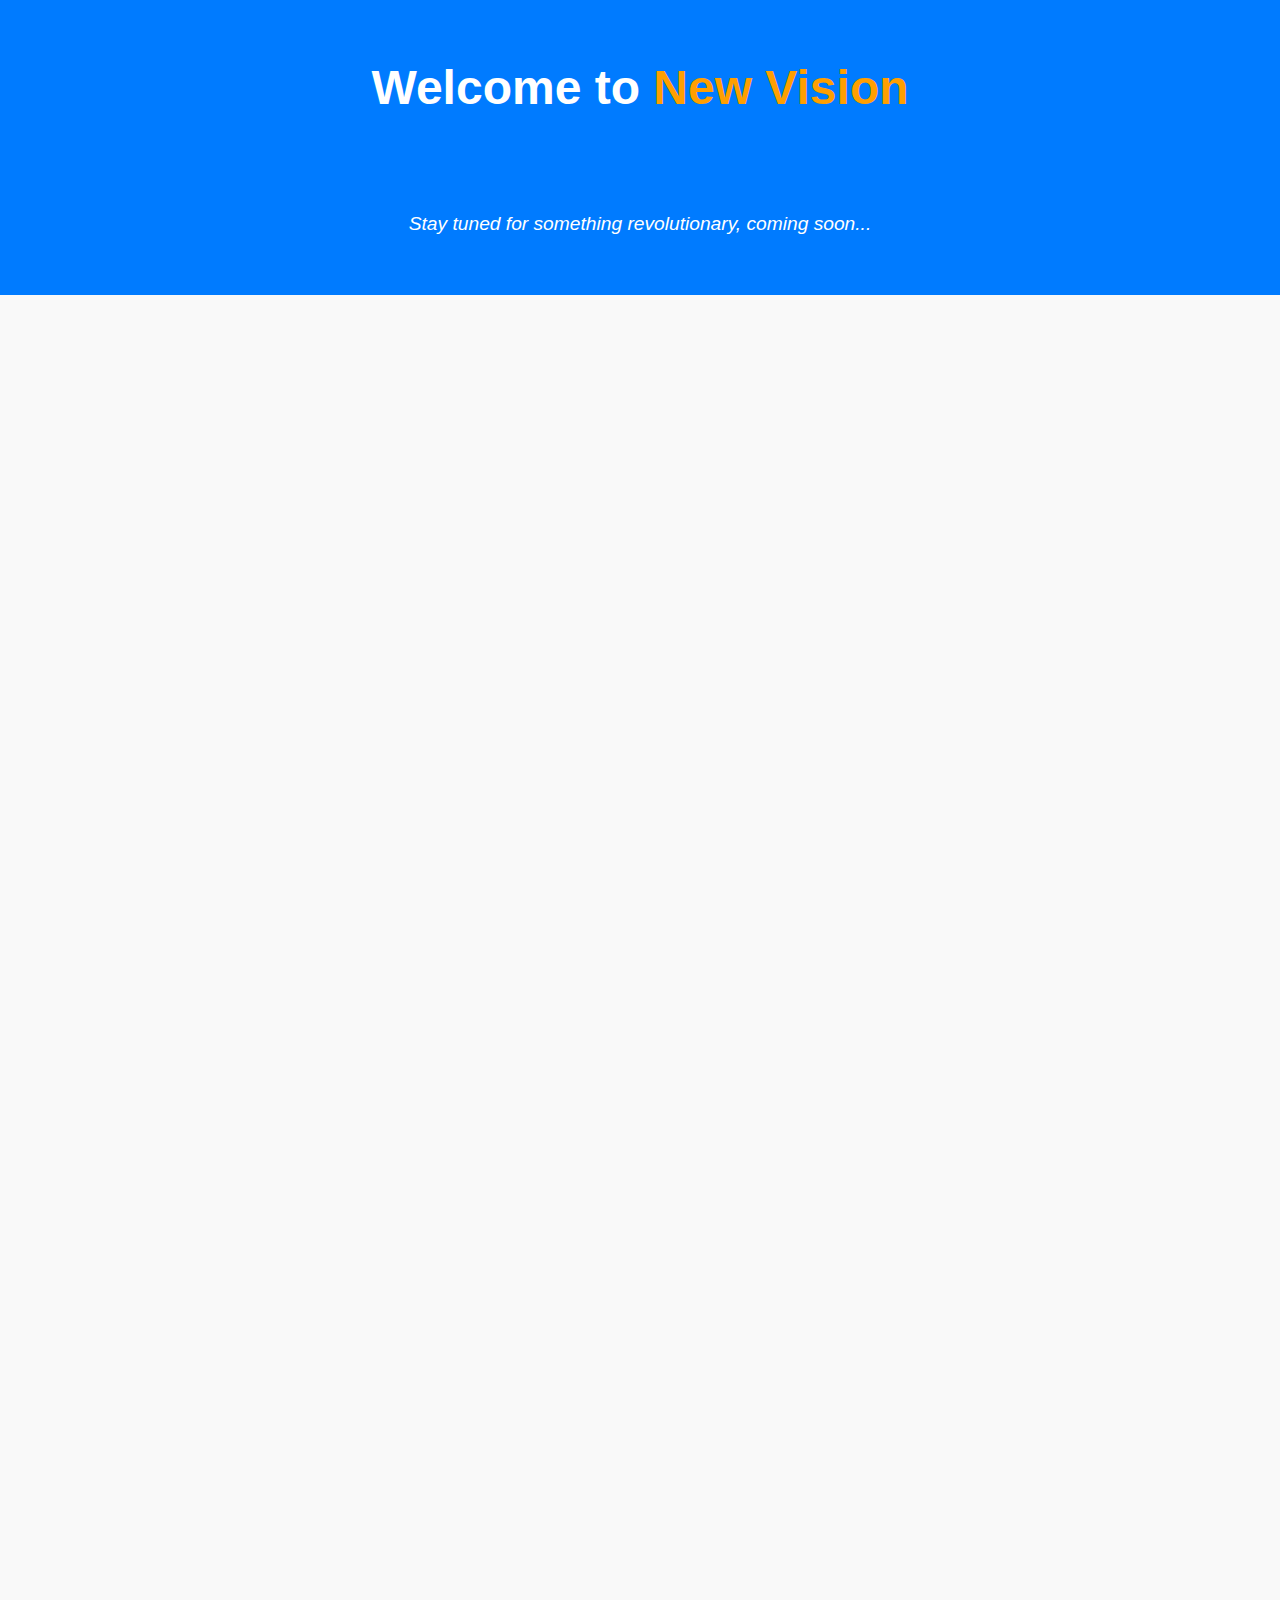
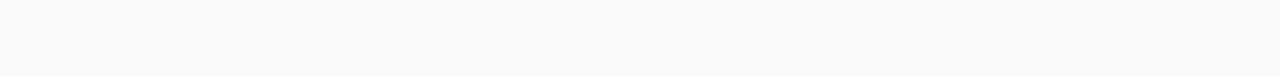
<file: newvision.html>
<!DOCTYPE html>
<html lang="en">
<head>
  <meta charset="UTF-8">
  <meta name="viewport" content="width=device-width, initial-scale=1.0">
  <meta http-equiv="X-UA-Compatible" content="ie=edge">
  <title>New Vision | Transforming Marketing</title>
  <link rel="stylesheet" href="newvision.css">
</head>
<body>

  <!-- Main Title Section -->
  <section class="hero">
    <h1 class="hero-title">Welcome to <span class="highlight">New Vision</span></h1>
    <p class="hero-subtitle">A fresh perspective in the world of marketing</p>
    <p class="cta">Stay tuned for something revolutionary, coming soon...</p>
  </section>

  <!-- About Section -->
  <section class="about">
    <h2>What We Do</h2>
    <p>At New Vision, we bring an innovative approach to marketing that challenges the status quo. Our strategies are designed to break boundaries and help businesses grow in ways you've never imagined.</p>
    <p>We’re not just about trends, we’re about setting them. With our cutting-edge services, we aim to redefine how brands connect with their audiences. It's time for something new, something impactful, and it’s almost here.</p>
  </section>

  <!-- Sneak Peek Section -->
  <section class="sneak-peek">
    <h2>Get Ready for the Future</h2>
    <p>We're preparing to launch a groundbreaking service that will transform how you approach marketing. Stay tuned, as we are about to unlock a new world of possibilities for your brand.</p>
    <p>This new service is designed to bring your business to the forefront of the industry. Imagine the power of innovative tools and strategies working together to amplify your message in ways you've never thought possible.</p>
    <p>The future of marketing is just around the corner. Are you ready to be part of it?</p>
  </section>

  <!-- Teaser Section -->
  <section class="teaser">
    <h2>Why Wait?</h2>
    <p>Why wait for success when it’s right at your fingertips? With our upcoming service, your brand will experience a revolution in how it connects with customers.</p>
    <p>Get ahead of the competition and be the first to experience the next level of marketing innovation. We're ready to guide you every step of the way—are you ready to take the leap?</p>
  </section>

  <!-- Call-to-Action Section -->
  <section class="cta-section">
    <h2>Get in Touch</h2>
    <p>Don't miss out on this exciting opportunity to elevate your brand. Join us as we prepare to launch the future of marketing.</p>
    <a href="contact.html" class="cta-button">Contact Us Today</a>
  </section>

  <script src="newvision.js"></script>
</body>
</html>
</file>
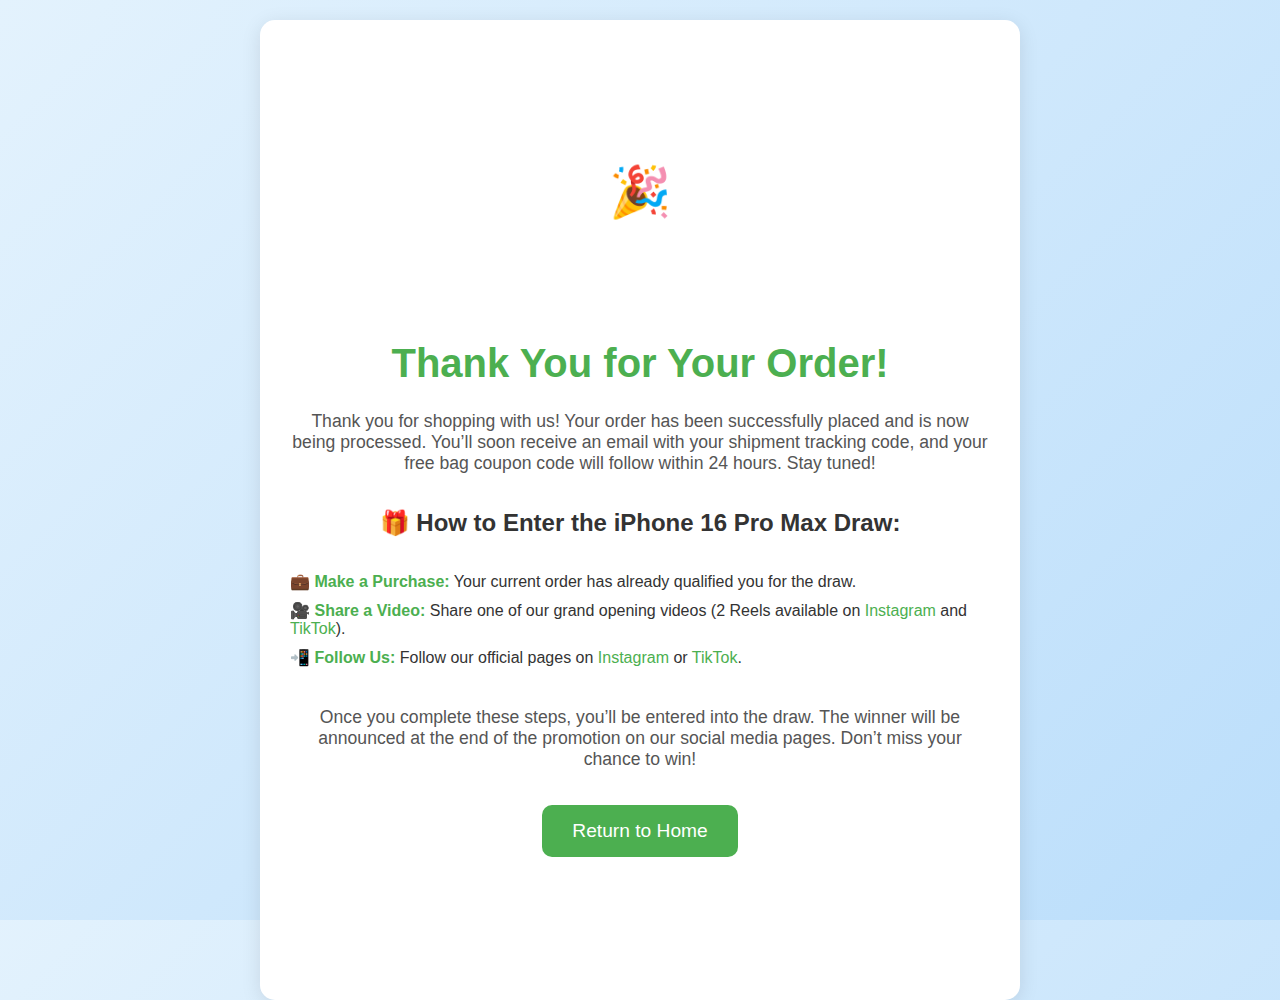
<file: docs/thank-you.html>
<!DOCTYPE html>
<html lang="en">
<head>
  <meta charset="UTF-8">
  <meta name="viewport" content="width=device-width, initial-scale=1.0">
  <title>Thank You - Order Confirmation</title>
  <link rel="stylesheet" href="style.css">
  <style>
    body {
      font-family: 'Helvetica Neue', Arial, sans-serif;
      background-color: #f3f4f6;
      color: #333;
      margin: 0;
      padding: 0;
    }

    .thank-you-container {
      display: flex;
      flex-direction: column;
      align-items: center;
      justify-content: center;
      min-height: 100vh;
      background-color: #ffffff;
      box-shadow: 0 4px 20px rgba(0, 0, 0, 0.1);
      border-radius: 15px;
      padding: 40px 30px;
      max-width: 700px;
      margin: 20px auto;
      text-align: center;
    }

    h1 {
      font-size: 2.5em;
      color: #4CAF50;
      margin-bottom: 10px;
    }

    p {
      font-size: 1.1em;
      color: #555;
      margin: 15px 0;
    }

    ul {
      text-align: left;
      margin: 15px 0;
      padding: 0;
      list-style-type: none;
    }

    ul li {
      margin-bottom: 10px;
      font-size: 1em;
    }

    ul li strong {
      color: #4CAF50;
    }

    a {
      color: #4CAF50;
      text-decoration: none;
    }

    a:hover {
      text-decoration: underline;
    }

    .button {
      background-color: #4CAF50;
      color: white;
      border: none;
      padding: 15px 30px;
      font-size: 1.2em;
      border-radius: 10px;
      cursor: pointer;
      margin-top: 20px;
      text-decoration: none;
      display: inline-block;
    }

    .button:hover {
      background-color: #45a049;
    }

    .icon {
      font-size: 50px;
      color: #4CAF50;
      margin-bottom: 20px;
    }
  </style>
</head>
<body>

  <div class="thank-you-container">
    <div class="icon">🎉</div>
    <h1>Thank You for Your Order!</h1>
    <p>Thank you for shopping with us! Your order has been successfully placed and is now being processed. You’ll soon receive an email with your shipment tracking code, and your free bag coupon code will follow within 24 hours. Stay tuned!</p>

    <h2>🎁 How to Enter the iPhone 16 Pro Max Draw:</h2>
    <ul>
      <li>💼 <strong>Make a Purchase:</strong> Your current order has already qualified you for the draw.</li>
      <li>🎥 <strong>Share a Video:</strong> Share one of our grand opening videos (2 Reels available on <a href="https://www.instagram.com/glamhavenbags_official/">Instagram</a> and <a href="https://www.tiktok.com/@glamhavenbags_official">TikTok</a>).</li>
      <li>📲 <strong>Follow Us:</strong> Follow our official pages on <a href="https://www.instagram.com/glamhavenbags_official/">Instagram</a> or <a href="https://www.tiktok.com/@glamhavenbags_official">TikTok</a>.</li>
    </ul>

    <p>Once you complete these steps, you’ll be entered into the draw. The winner will be announced at the end of the promotion on our social media pages. Don’t miss your chance to win!</p>

    <a href="https://glamhavenbags.shop" class="button">Return to Home</a>
  </div>

</body>
</html>
</file>
<file: newvision.css>
/* General Body and Layout */
body {
    font-family: Arial, sans-serif;
    margin: 0;
    padding: 0;
    background-color: #f9f9f9;
    color: #333;
    text-align: center;
  }
  
  h1, h2, p {
    margin: 0;
    padding: 10px;
  }
  
  /* Hero Section */
  .hero {
    background: #007BFF;
    color: white;
    padding: 50px 20px;
    text-align: center;
  }
  
  .hero-title {
    font-size: 3em;
    font-weight: bold;
  }
  
  .highlight {
    color: #FF9F00;
  }
  
  .hero-subtitle {
    font-size: 1.5em;
    margin-top: 10px;
  }
  
  .cta {
    font-size: 1.2em;
    margin-top: 20px;
    font-style: italic;
  }
  
  /* About Section */
  .about {
    padding: 50px 20px;
    background: #f4f4f9;
  }
  
  .about h2 {
    font-size: 2.5em;
    margin-bottom: 20px;
  }
  
  .about p {
    font-size: 1.1em;
    line-height: 1.6;
    margin-top: 10px;
  }
  
  /* Sneak Peek Section */
  .sneak-peek {
    background: #FF9F00;
    color: white;
    padding: 50px 20px;
  }
  
  .sneak-peek h2 {
    font-size: 2.5em;
    margin-bottom: 20px;
  }
  
  .sneak-peek p {
    font-size: 1.1em;
    line-height: 1.6;
    margin-top: 10px;
  }
  
  /* Teaser Section */
  .teaser {
    padding: 50px 20px;
  }
  
  .teaser h2 {
    font-size: 2.5em;
    margin-bottom: 20px;
  }
  
  .teaser p {
    font-size: 1.1em;
    line-height: 1.6;
    margin-top: 10px;
  }
  
  /* CTA Section */
  .cta-section {
    background: #007BFF;
    color: white;
    padding: 50px 20px;
  }
  
  .cta-section h2 {
    font-size: 2.5em;
    margin-bottom: 20px;
  }
  
  .cta-section p {
    font-size: 1.1em;
    margin-bottom: 30px;
  }
  
  .cta-button {
    font-size: 1.2em;
    background: #FF9F00;
    color: white;
    padding: 15px 30px;
    text-decoration: none;
    border-radius: 5px;
    display: inline-block;
  }
  
  .cta-button:hover {
    background: #FF7F00;
    transition: 0.3s;
  }
</file>
<file: docs/style.css>
/* إعدادات الأساس */
body, html {
  margin: 0;
  padding: 0;
  height: 100%;
  background: linear-gradient(135deg, #E3F2FD, #BBDEFB); /* تدرج لوني هادئ من الأزرق الفاتح */
  font-family: Arial, sans-serif;
}

/* تنسيق العنوان الرئيسي */
h1 {
  color: #333;
  text-align: center;
  font-size: 36px;
  margin-top: 100px;
  font-weight: bold;
}

/* تنسيق معلومات المنتج */
.product-info {
  text-align: center;
  margin: 20px auto;
  max-width: 600px;
}

#product-details {
  display: none; /* إخفاء التفاصيل بشكل افتراضي */
  margin-top: 20px;
  padding: 15px;
  background-color: #f8f8f8;
  border-radius: 8px;
  box-shadow: 0 4px 8px rgba(0, 0, 0, 0.1);
}

.product-info p {
  font-size: 16px;
  color: #333;
}

.product-info .short-info {
  font-weight: bold;
  cursor: pointer;
}

#product-image {
  max-width: 50;
  height: auto;
  margin: 20px 0;
  display: none; /* إخفاء الصورة حتى يتم عرض التفاصيل */
}

/* تنسيق زر إظهار التفاصيل */
#toggle-details {
  padding: 10px 20px;
  background-color: #007bff;
  color: white;
  border: none;
  border-radius: 5px;
  cursor: pointer;
  font-size: 16px;
  margin-top: 20px;
}

#toggle-details:hover {
  background-color: #0056b3;
}

/* الحاوية الرئيسية للنموذج */
.form-container {
  width: 70%;
  margin: 50px auto;
  padding: 30px;
  background-color: rgba(255, 255, 255, 0.9);
  border-radius: 15px;
  box-shadow: 0 4px 8px rgba(0, 0, 0, 0.1);
  box-sizing: border-box;
}

/* تنسيق الأقسام */
.section {
  margin-bottom: 20px;
}

h2 {
  color: #333;
  font-size: 24px;
}

/* تنسيق الحقول */
.input-group {
  margin-bottom: 15px;
}

label {
  font-size: 16px;
  color: #333;
  display: block;
  margin-bottom: 5px;
}

input,
select {
  width: 100%;
  padding: 12px;
  font-size: 16px;
  border: 1px solid #ccc;
  border-radius: 8px;
  background-color: #f9f9f9;
  margin-bottom: 10px;
  box-sizing: border-box;
}

/* تنسيق حقول الشحن لتكون بجانب بعضها */
.input-group.half {
  display: inline-block;
  width: calc(33.33% - 10px);
  margin-right: 10px;
}

.input-group.half:last-child {
  margin-right: 0;
}

/* تقليل عرض الحقول الأخرى */
#first-name, #last-name, #city, #state, #zip-code, #phone {
  width: 100%;
  padding: 8px;
  font-size: 14px;
}

/* تنسيق زر الإرسال */
button {
  width: 100%;
  padding: 15px;
  background-color: #4CAF50;
  color: white;
  border: none;
  border-radius: 8px;
  font-size: 18px;
  cursor: pointer;
  transition: background-color 0.3s ease;
}

button:hover {
  background-color: #45a049;
}

button:active {
  background-color: #398c3c;
}

/* تحسين التنسيق للأحجام الصغيرة */
@media (max-width: 768px) {
  .form-container {
    width: 90%;
  }

  /* تحسين التنسيق عند الشاشات الصغيرة */
  .input-group.half {
    width: 100%;
    margin-right: 0;
  }
}
</file>
